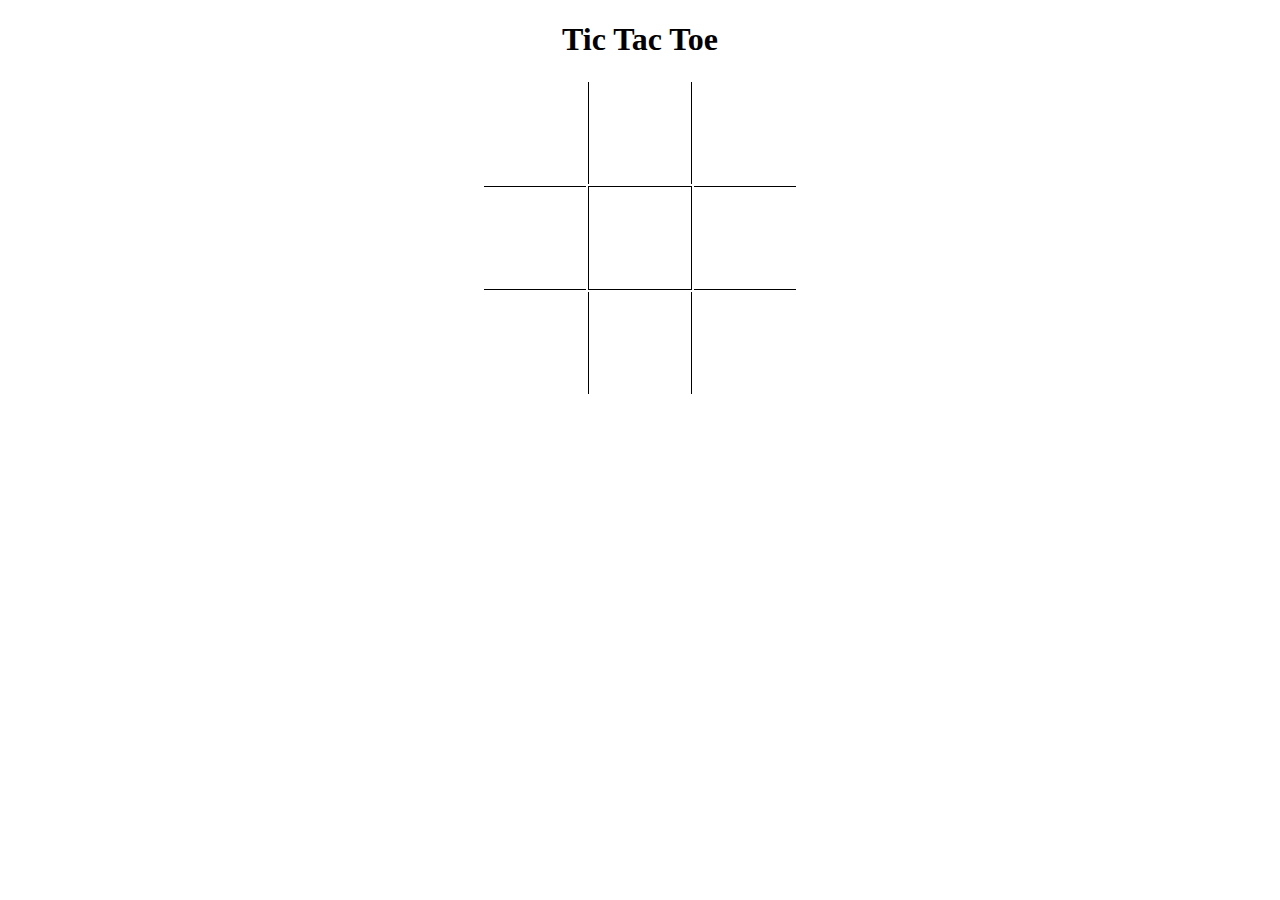
<file: TicTacToe/index.html>
<!DOCTYPE html>
<html lang="en">
<head>
	<meta charset="UTF-8">
	<title>Tic Tac Toe</title>
	<link rel="stylesheet" type="text/css" href="stylesheet.css">
</head>
<body>
	<h1>Tic Tac Toe</h1>
	<table>
		<tr>
			<td id="one"></td>
			<td class="centvert"></td>
			<td id="three"></td>
		</tr>
		<tr>
			<td class="centhor"></td>
			<td class="centvert centhor"></td>
			<td class="centhor"></td>
		</tr>
		<tr>
			<td id="7"></td>
			<td class="centvert"></td>
			<td id="9"></td>
		</tr>
	</table>
	
</body>
</html>
</file>
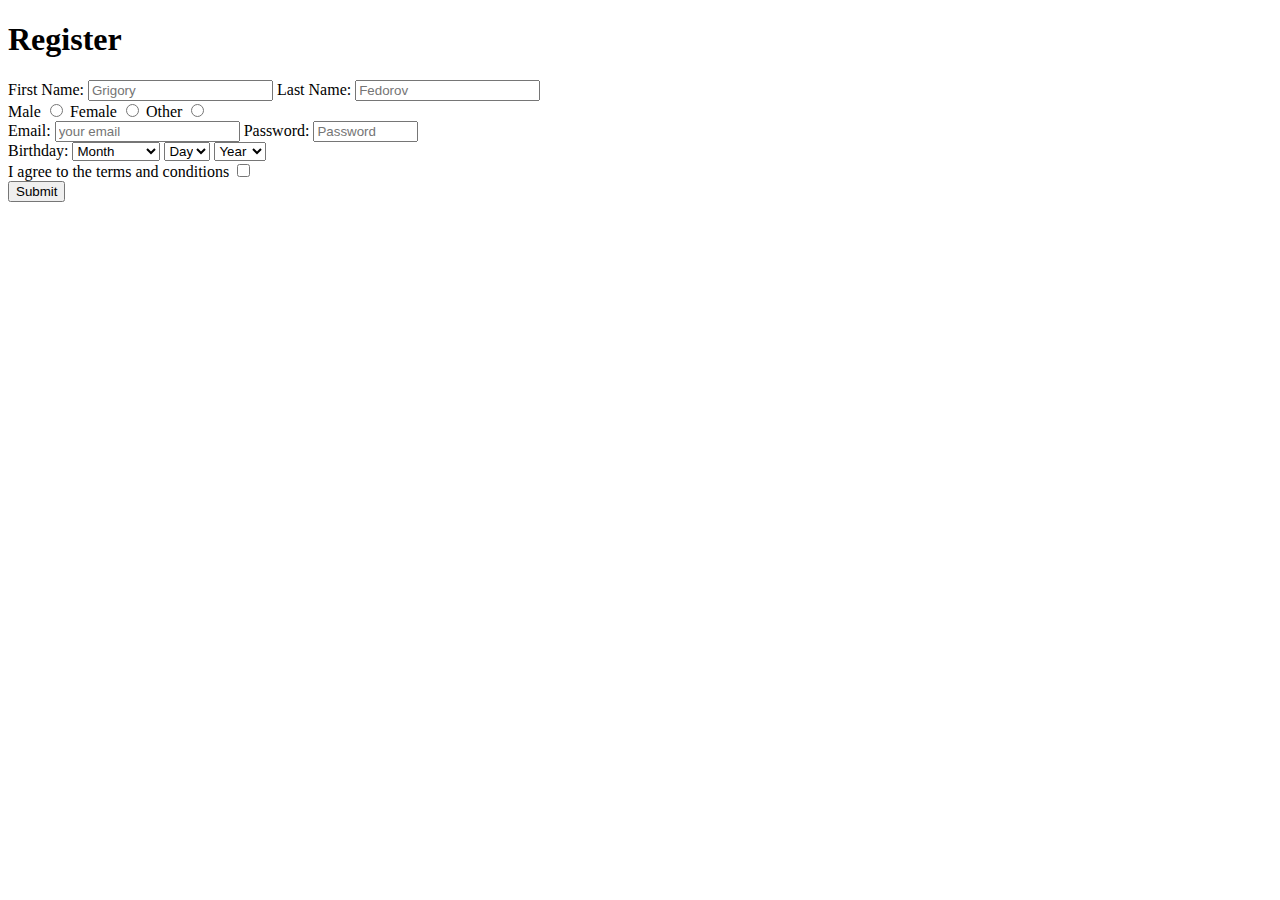
<file: forms.html>
<!DOCTYPE html>
<html lang="en">

<head>
    <meta charset="UTF-8">
    <title>Forms</title>
</head>

<body>
	<h1>Register</h1>
    <form>
    	<div>
        <lable>
        	First Name:
            <input type="text" name="firstName" placeholder="Grigory" required>
        </label>
        <lable>
            Last Name:
            <input type="text" name="lastName"placeholder="Fedorov" required>
        </label>
        </div>
        <div>
            <lable>
                Male
                <input name="Gender" type="radio" id="Male" value="Male">
            </lable>
            <lable>
                Female
                <input name="Gender" type="radio" id="Female" value="Female">
            </lable>
            <lable>
                Other
                <input name="Gender" type="radio" id="Other" value="Other">
            </lable>
        </div>
        <div>
            <label>
                Email:
                <input type="email" placeholder="your email" required>
            </label>
            <label>
                Password:
                <input id="Password" type="Password" placeholder="Password" minlength="5" maxlength="10" size="10" required>
            </label>
        </div>
        <div>
            <label>
                Birthday:
                <select name="month" id="birthdayMonth">
                	<option value="Month" selected hidden>Month</option>
					<option value="January" >January</option>
			        <option value="February">February</option>
			        <option value="March">March</option>
			        <option value="April">April</option>
			        <option value="May">May</option>
			        <option value="June">June</option>
			        <option value="July">July</option>
			        <option value="August">August</option>
			        <option value="September">September</option>
			        <option value="October">October</option>
			        <option value="November">November</option>
			        <option value="December">December</option>
                </select>
                <select name="days" id="birthdayDay">
                	  <option value="Day" selected hidden>Day</option>
	   		          <option value="1">1</option>
			          <option value="2">2</option>
			          <option value="3">3</option>
			          <option value="4">4</option>
			          <option value="5">5</option>
			          <option value="6">6</option>
			          <option value="7">7</option>
			          <option value="8">8</option>
			          <option value="9">9</option>
			          <option value="10">10</option>
			          <option value="11">11</option>
			          <option value="12">12</option>
			          <option value="13">13</option>
			          <option value="14">14</option>
			          <option value="15">15</option>
			          <option value="16">16</option>
			          <option value="17">17</option>
			          <option value="18">18</option>
			          <option value="19">19</option>
			          <option value="20">20</option>
			          <option value="21">21</option>
			          <option value="22">22</option>
			          <option value="23">23</option>
			          <option value="24">24</option>
			          <option value="25">25</option>
			          <option value="26">26</option>
			          <option value="27">27</option>
			          <option value="28">28</option>
			          <option value="29">29</option>
			          <option value="30">30</option>
			          <option value="31">31</option>
                </select>
                <select name="days" id="birthdayDay">
                	  <option value="Year" selected hidden>Year</option>
                	  <option value="2014">2014</option>
			          <option value="2013">2013</option>
			          <option value="2012">2012</option>
			          <option value="2011">2011</option>
			          <option value="2010">2010</option>
			          <option value="2009">2009</option>
			          <option value="2008">2008</option>
			          <option value="2007">2007</option>
			          <option value="2006">2006</option>
			          <option value="2005">2005</option>
			          <option value="2004">2004</option>
			          <option value="2003">2003</option>
			          <option value="2002">2002</option>
			          <option value="2001">2001</option>
			          <option value="2000">2000</option>
			          <option value="1999">1999</option>
			          <option value="1998">1998</option>
			          <option value="1997">1997</option>
			          <option value="1996">1996</option>
			          <option value="1995">1995</option>
			          <option value="1994">1994</option>
			          <option value="1993">1993</option>
			          <option value="1992">1992</option>
			          <option value="1991">1991</option>
			          <option value="1990">1990</option>
                </select>
                
            </label>
        </div>
        <div>
        I agree to the terms and conditions
        <input type="checkbox" id="termCond" required>	
        </div>


        <input type="submit">
    </form>
</body>

</html>
</file>
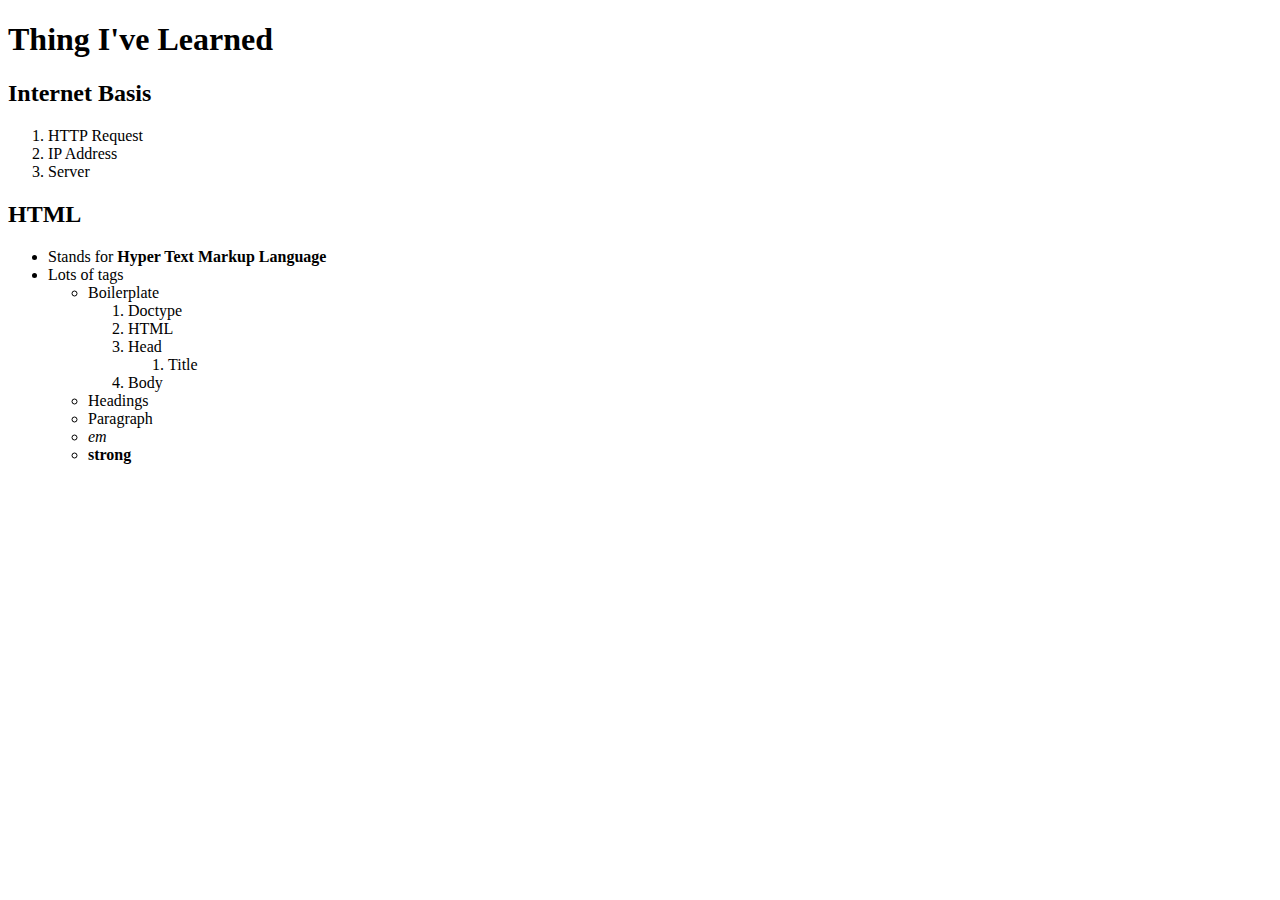
<file: untitled1.html>
<!DOCTYPE html>
<html lang="en">
<head>
	<meta charset="UTF-8">
	<title>Thing I've Learned</title>
</head>
<body>
	<h1>Thing I've Learned</h1>
	<h2>Internet Basis</h2>
	<ol>
		<li>HTTP Request</li>
		<li>IP Address</li>
		<li>Server</li>
	</ol>
	<h2>HTML</h2>
	<ul>
		<li>Stands for <b>Hyper Text Markup Language</b> </li>
		<li>Lots of tags
			<ul>
				<li>Boilerplate
					<ol>
						<li>Doctype</li>
						<li>HTML</li>
						<li>Head
							<ol>
								<li>Title</li>
							</ol>
						</li>
						<li>Body</li>
					</ol>
				</li>
				<li>Headings</li>
				<li>Paragraph</li>
				<li><em>em</em></li>
				<li><strong>strong</strong></li>

			</ul>
		</li>
	</ul>
</body>
</html>
</file>
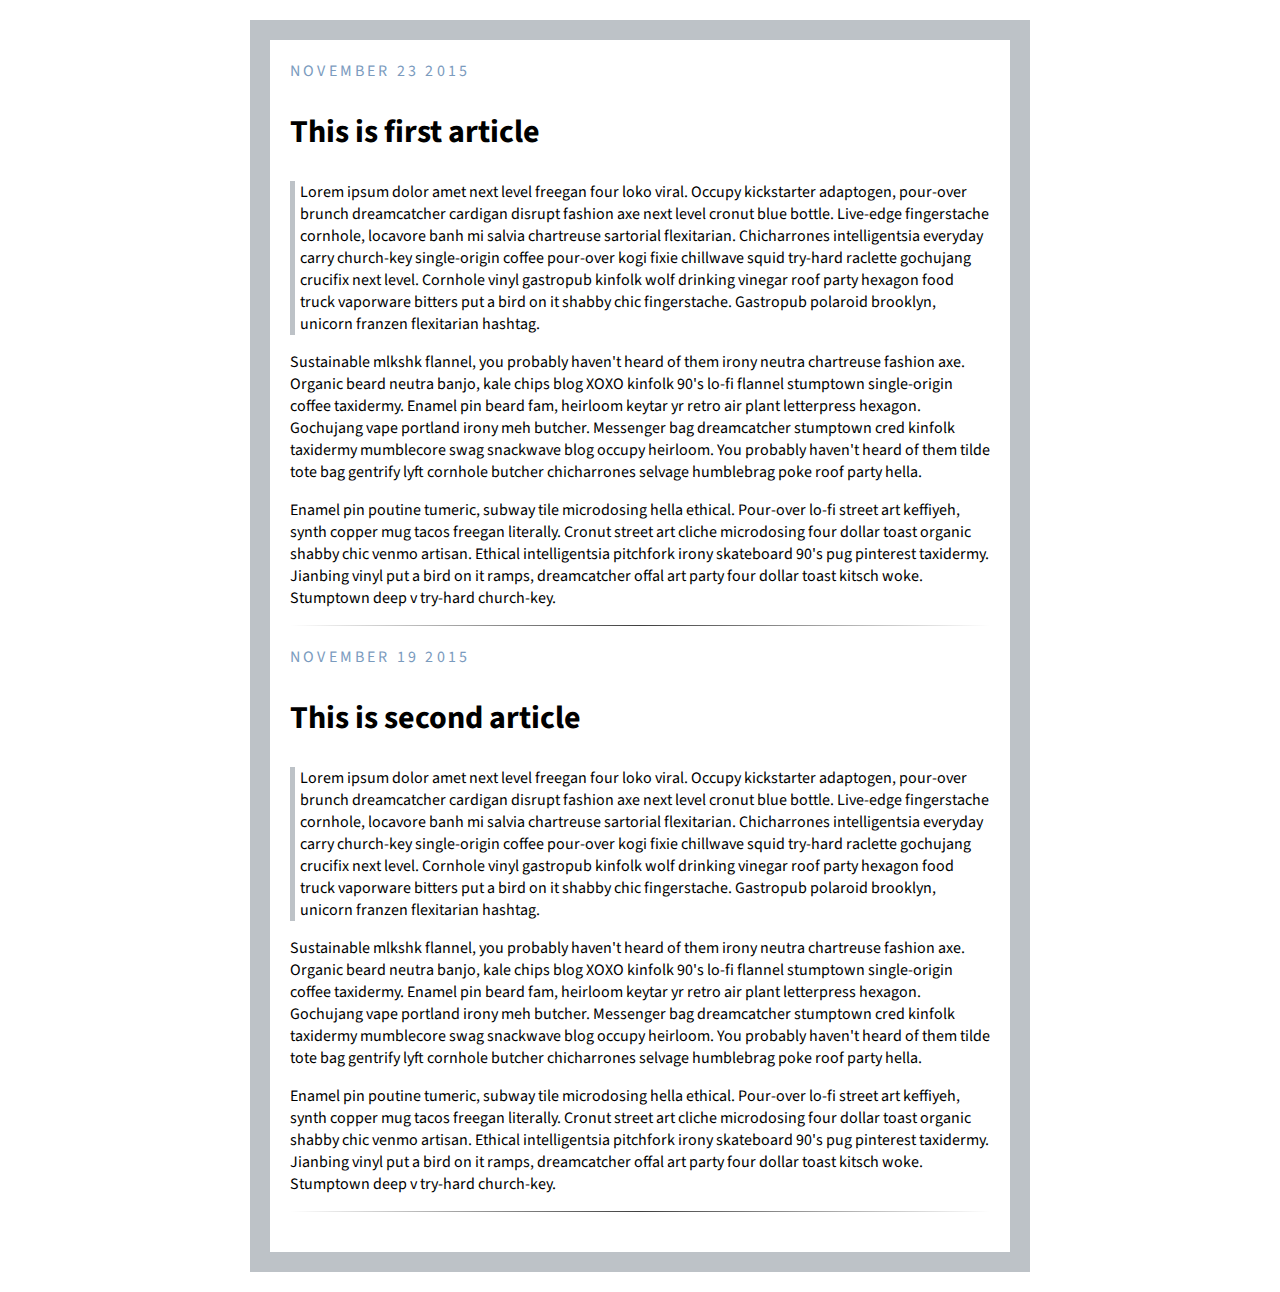
<file: blog/blog.html>
<!DOCTYPE html>
<html lang="en">
<head>
	<meta charset="UTF-8">
	<title>Blog</title>
	<link rel="stylesheet" href="blog.css">
	<link href="https://fonts.googleapis.com/css?family=Source+Sans+Pro:400,700&display=swap" rel="stylesheet">
</head>
<body>
	<div class="article">
		<div class="date">november 23 2015</div>
		<h2>This is first article</h2>

		<p class="firstP">Lorem ipsum dolor amet next level freegan four loko viral. Occupy kickstarter adaptogen, pour-over brunch dreamcatcher cardigan disrupt fashion axe next level cronut blue bottle. Live-edge fingerstache cornhole, locavore banh mi salvia chartreuse sartorial flexitarian. Chicharrones intelligentsia everyday carry church-key single-origin coffee pour-over kogi fixie chillwave squid try-hard raclette gochujang crucifix next level. Cornhole vinyl gastropub kinfolk wolf drinking vinegar roof party hexagon food truck vaporware bitters put a bird on it shabby chic fingerstache. Gastropub polaroid brooklyn, unicorn franzen flexitarian hashtag.</p>

		<p>Sustainable mlkshk flannel, you probably haven't heard of them irony neutra chartreuse fashion axe. Organic beard neutra banjo, kale chips blog XOXO kinfolk 90's lo-fi flannel stumptown single-origin coffee taxidermy. Enamel pin beard fam, heirloom keytar yr retro air plant letterpress hexagon. Gochujang vape portland irony meh butcher. Messenger bag dreamcatcher stumptown cred kinfolk taxidermy mumblecore swag snackwave blog occupy heirloom. You probably haven't heard of them tilde tote bag gentrify lyft cornhole butcher chicharrones selvage humblebrag poke roof party hella.</p>

		<p>Enamel pin poutine tumeric, subway tile microdosing hella ethical. Pour-over lo-fi street art keffiyeh, synth copper mug tacos freegan literally. Cronut street art cliche microdosing four dollar toast organic shabby chic venmo artisan. Ethical intelligentsia pitchfork irony skateboard 90's pug pinterest taxidermy. Jianbing vinyl put a bird on it ramps, dreamcatcher offal art party four dollar toast kitsch woke. Stumptown deep v try-hard church-key.</p>
		<hr>
	</div>
	<div class="article">
		<div class="date">november 19 2015</div>
		<h2>This is second article</h2>

		<p class="firstP">Lorem ipsum dolor amet next level freegan four loko viral. Occupy kickstarter adaptogen, pour-over brunch dreamcatcher cardigan disrupt fashion axe next level cronut blue bottle. Live-edge fingerstache cornhole, locavore banh mi salvia chartreuse sartorial flexitarian. Chicharrones intelligentsia everyday carry church-key single-origin coffee pour-over kogi fixie chillwave squid try-hard raclette gochujang crucifix next level. Cornhole vinyl gastropub kinfolk wolf drinking vinegar roof party hexagon food truck vaporware bitters put a bird on it shabby chic fingerstache. Gastropub polaroid brooklyn, unicorn franzen flexitarian hashtag.</p>

		<p>Sustainable mlkshk flannel, you probably haven't heard of them irony neutra chartreuse fashion axe. Organic beard neutra banjo, kale chips blog XOXO kinfolk 90's lo-fi flannel stumptown single-origin coffee taxidermy. Enamel pin beard fam, heirloom keytar yr retro air plant letterpress hexagon. Gochujang vape portland irony meh butcher. Messenger bag dreamcatcher stumptown cred kinfolk taxidermy mumblecore swag snackwave blog occupy heirloom. You probably haven't heard of them tilde tote bag gentrify lyft cornhole butcher chicharrones selvage humblebrag poke roof party hella.</p>

		<p>Enamel pin poutine tumeric, subway tile microdosing hella ethical. Pour-over lo-fi street art keffiyeh, synth copper mug tacos freegan literally. Cronut street art cliche microdosing four dollar toast organic shabby chic venmo artisan. Ethical intelligentsia pitchfork irony skateboard 90's pug pinterest taxidermy. Jianbing vinyl put a bird on it ramps, dreamcatcher offal art party four dollar toast kitsch woke. Stumptown deep v try-hard church-key.</p>
		<hr>
	</div>
	
</body>
</html>
</file>
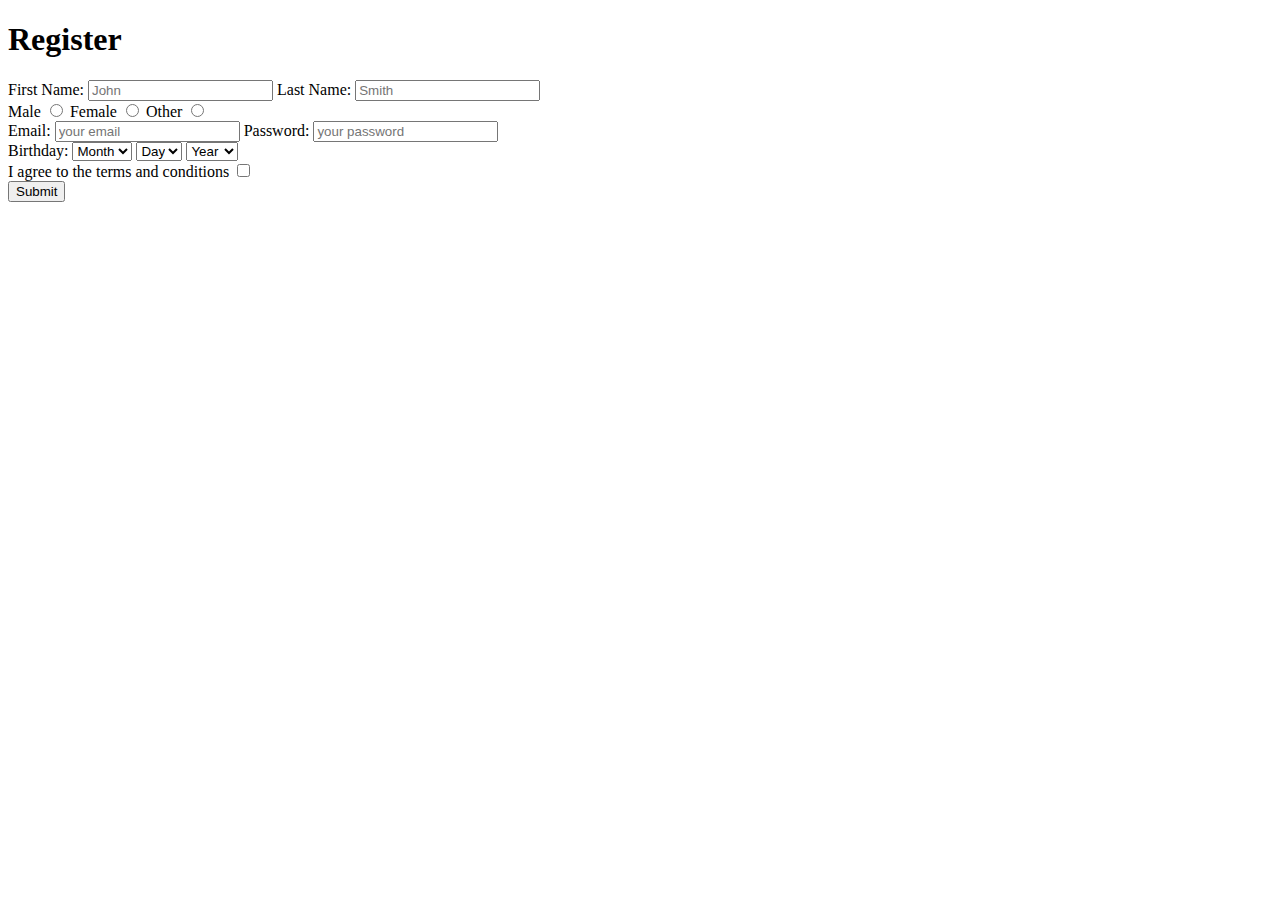
<file: CSS Selector/FormSolution.html>
<!DOCTYPE html>
<html>
<head>
  <title>Complete Form Solution</title>
</head>
<body>

  <h1>Register</h1>

  <form>
    <div>
      <label for="first-name">First Name:</label>
      <input type="text" name="first-name" id="first-name" placeholder="John" required />
      <label for="last-name">Last Name:</label>
      <input type="text" name="last-name" id="last-name" placeholder="Smith" required />
    </div>
    
     <div>
        <label for="radio-choice-1">Male</label>
        <input type="radio" name="radio-choice" id="radio-choice-1" value="choice-1" />

        <label for="radio-choice-2">Female</label>
        <input type="radio" name="radio-choice" id="radio-choice-2" value="choice-2" />

       <label for="radio-choice-3">Other</label>
        <input type="radio" name="radio-choice" id="radio-choice-3" value="choice-3" />
     </div>

    <div>
      <label for="email">Email:</label>
      <input type="email" name="email" id="email" required placeholder="your email">

      <label for="password">Password:</label>
      <input type="password" name="password" id="password" pattern=".{5,10}" placeholder="your password" required title="5 to 10 characters">
    </div>

  <!-- WARNING! DANGER! CAUTION! -->
  <!-- DATE PICKER CRAZINESS BELOW!!!! -->
    <div>
      <!-- Normally we'd have a label for each field, but since these 3 select drop downs go together, we'll just use one and make it match up to the first select field (month) -->
      <label for="select-choice">Birthday:</label>
      <select name="select-choice" id="select-choice">
        <option value="0" selected disabled>Month</option>
        <option value="january">Jan</option>
        <option value="february">Feb</option>
        <option value="march">Mar</option>
        <option value="april">Apr</option>
        <option value="may">May</option>
        <option value="june">Jun</option>
        <option value="july">Jul</option>
        <option value="august">Aug</option>
        <option value="september">Sep</option>
        <option value="october">Oct</option>
        <option value="november">Nov</option>
        <option value="december">Dec</option>
      </select>
      
      <select name="birthday-day" id="day">
        <option value="0" selected disabled>Day</option>
        <option value="1">1</option>
        <option value="2">2</option>
        <option value="3">3</option>
        <option value="4">4</option>
        <option value="5">5</option>
        <option value="6">6</option>
        <option value="7">7</option>
        <option value="8">8</option>
        <option value="9">9</option>
        <option value="10">10</option>
        <option value="11">11</option>
        <option value="12">12</option>
        <option value="13">13</option>
        <option value="14">14</option>
        <option value="15">15</option>
        <option value="16">16</option>
        <option value="17">17</option>
        <option value="18">18</option>
        <option value="19">19</option>
        <option value="20">20</option>
        <option value="21">21</option>
        <option value="22">22</option>
        <option value="23">23</option>
        <option value="24">24</option>
        <option value="25">25</option>
        <option value="26">26</option>
        <option value="27">27</option>
        <option value="28">28</option>
        <option value="29">29</option>
        <option value="30">30</option>
        <option value="31">31</option>
      </select>
      
      <select name="birthday-year" id="year">
        <option value="0" selected disabled>Year</option>
        <option value="2015">2015</option>
        <option value="2014">2014</option>
        <option value="2013">2013</option>
        <option value="2012">2012</option>
        <option value="2011">2011</option>
        <option value="2010">2010</option>
        <option value="2009">2009</option>
        <option value="2008">2008</option>
        <option value="2007">2007</option>
        <option value="2006">2006</option>
        <option value="2005">2005</option>
        <option value="2004">2004</option>
        <option value="2003">2003</option>
        <option value="2002">2002</option>
        <option value="2001">2001</option>
        <option value="2000">2000</option>
        <option value="1999">1999</option>
        <option value="1998">1998</option>
        <option value="1997">1997</option>
        <option value="1996">1996</option>
        <option value="1995">1995</option>
        <option value="1994">1994</option>
        <option value="1993">1993</option>
        <option value="1992">1992</option>
        <option value="1991">1991</option>
        <option value="1990">1990</option>
        <option value="1989">1989</option>
        <option value="1988">1988</option>
        <option value="1987">1987</option>
        <option value="1986">1986</option>
        <option value="1985">1985</option>
        <option value="1984">1984</option>
        <option value="1983">1983</option>
        <option value="1982">1982</option>
        <option value="1981">1981</option>
        <option value="1980">1980</option>
        <option value="1979">1979</option>
        <option value="1978">1978</option>
        <option value="1977">1977</option>
        <option value="1976">1976</option>
        <option value="1975">1975</option>
        <option value="1974">1974</option>
        <option value="1973">1973</option>
        <option value="1972">1972</option>
        <option value="1971">1971</option>
        <option value="1970">1970</option>
        <option value="1969">1969</option>
        <option value="1968">1968</option>
        <option value="1967">1967</option>
        <option value="1966">1966</option>
        <option value="1965">1965</option>
        <option value="1964">1964</option>
        <option value="1963">1963</option>
        <option value="1962">1962</option>
        <option value="1961">1961</option>
        <option value="1960">1960</option>
        <option value="1959">1959</option>
        <option value="1958">1958</option>
        <option value="1957">1957</option>
        <option value="1956">1956</option>
        <option value="1955">1955</option>
        <option value="1954">1954</option>
        <option value="1953">1953</option>
        <option value="1952">1952</option>
        <option value="1951">1951</option>
        <option value="1950">1950</option>
        <option value="1949">1949</option>
        <option value="1948">1948</option>
        <option value="1947">1947</option>
        <option value="1946">1946</option>
        <option value="1945">1945</option>
        <option value="1944">1944</option>
        <option value="1943">1943</option>
        <option value="1942">1942</option>
        <option value="1941">1941</option>
        <option value="1940">1940</option>
        <option value="1939">1939</option>
        <option value="1938">1938</option>
        <option value="1937">1937</option>
        <option value="1936">1936</option>
        <option value="1935">1935</option>
        <option value="1934">1934</option>
        <option value="1933">1933</option>
        <option value="1932">1932</option>
        <option value="1931">1931</option>
        <option value="1930">1930</option>
        <option value="1929">1929</option>
        <option value="1928">1928</option>
        <option value="1927">1927</option>
        <option value="1926">1926</option>
        <option value="1925">1925</option>
        <option value="1924">1924</option>
        <option value="1923">1923</option>
        <option value="1922">1922</option>
        <option value="1921">1921</option>
        <option value="1920">1920</option>
        <option value="1919">1919</option>
        <option value="1918">1918</option>
        <option value="1917">1917</option>
        <option value="1916">1916</option>
        <option value="1915">1915</option>
        <option value="1914">1914</option>
        <option value="1913">1913</option>
        <option value="1912">1912</option>
        <option value="1911">1911</option>
        <option value="1910">1910</option>
        <option value="1909">1909</option>
        <option value="1908">1908</option>
        <option value="1907">1907</option>
        <option value="1906">1906</option>
        <option value="1905">1905</option>
      </select>
    </div>

    <div>
      <label for="checkbox">I agree to the terms and conditions</label>
      <input type="checkbox" name="checkbox" id="checkbox" />
    </div>

    <div>
      <input type="submit" value="Submit" />
    </div>
  </form>  

</body>
</html>
</file>
<file: TicTacToe/stylesheet.css>
h1 {
	text-align: center;
}

 table {
	position: center;
	margin: auto;
}

td {
	
	
	width: 100px;
	height: 100px;

}
.centvert{
	border-right: 1px solid black;
	border-left: 1px solid black;

}
.centhor{
	border-top: 1px solid black;
	border-bottom: 1px solid black;
}
</file>
<file: blog/blog.css>
body {
	font-family: 'Source Sans Pro', sans-serif; 
	max-width: 700px;
	width: 80%;
	border:20px solid #bdc2c7;
	margin: 20px auto;
	padding: 20px;
}
.date{
	text-transform: uppercase;
	letter-spacing: 0.2rem;
	color: #7b9bbe;

}

h2{
	font-size: 2rem;
	color: #363a4a
	font-weight:700;
}

.article {
	margin-bottom: 20px;
}

.firstP{
	border-left: 5px solid #bdc2c7;
	padding-left: 5px;
}

hr {
    border: 0;
    height: 1px;
    background-image: linear-gradient(to right, rgba(0, 0, 0, 0), rgba(0, 0, 0, 0.75), rgba(0, 0, 0, 0));
}
}
</file>
